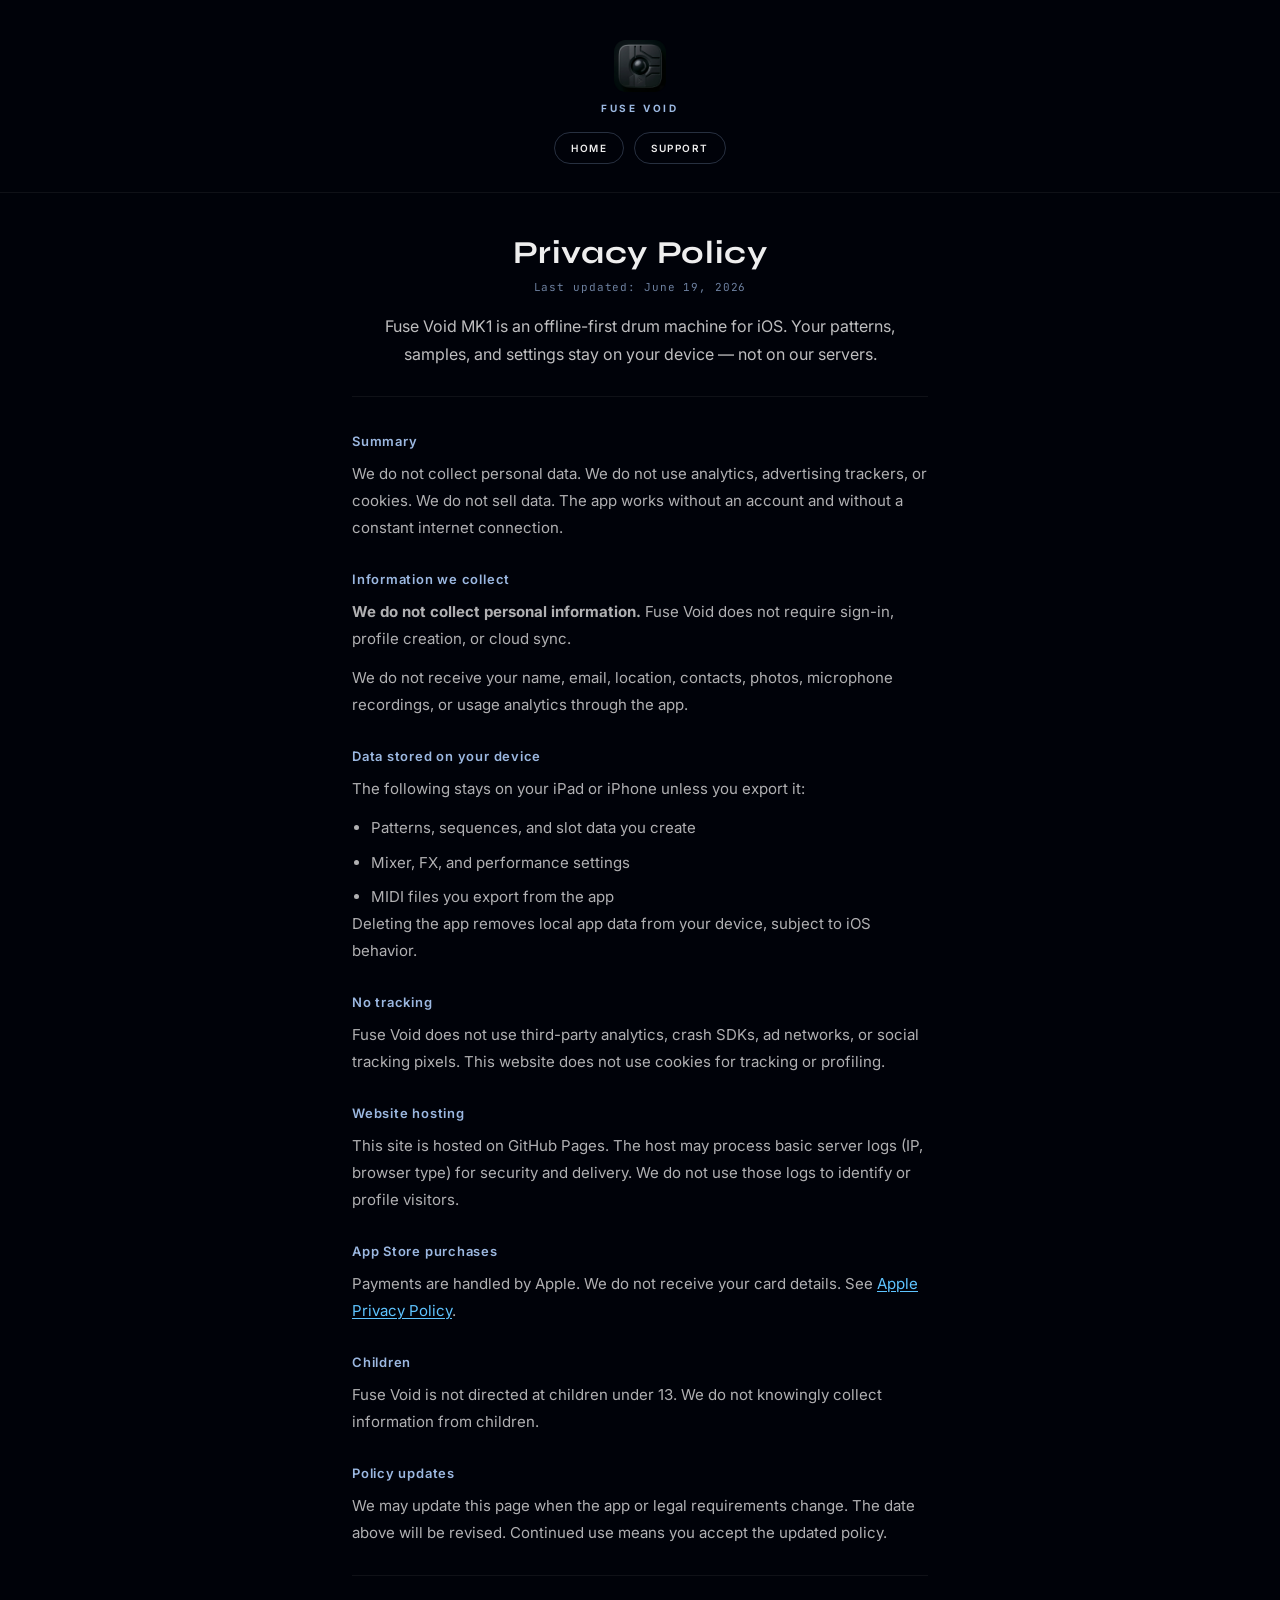
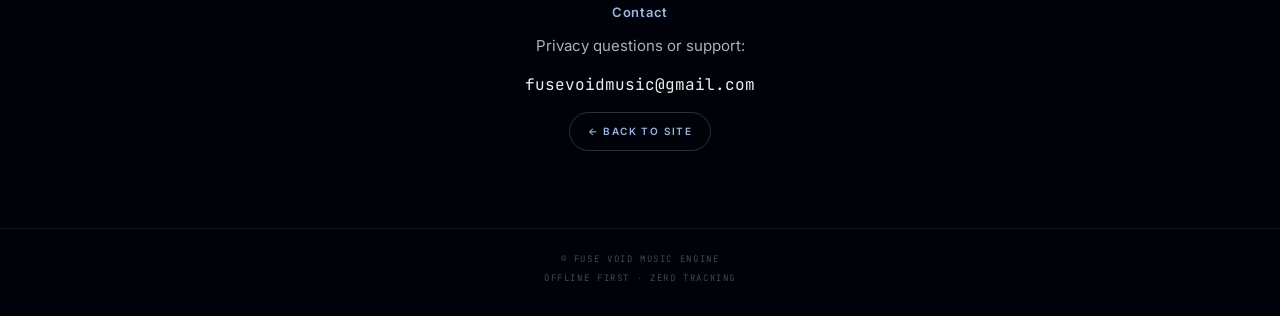
<file: privacy.html>
<!DOCTYPE html>
<html lang="en">
<head>
    <meta charset="UTF-8">
    <meta name="viewport" content="width=device-width, initial-scale=1.0">
    <title>Privacy Policy | Fuse Void</title>
    <meta name="description" content="Privacy Policy for Fuse Void MK1 — offline-first professional drum machine for iOS.">
    <meta name="robots" content="index, follow">
    <link rel="icon" type="image/png" href="sonfuse_transparent.png">
    <link rel="canonical" href="https://fusevoid.github.io/fuse-void-drum-machine/privacy.html">
    <link href="https://fonts.googleapis.com/css2?family=Inter:wght@300;400;500;600;700&family=JetBrains+Mono:wght@400;500&family=Syne:wght@700;800&display=swap" rel="stylesheet">
    <link rel="stylesheet" href="site.css?v=6">
</head>
<body class="privacy-page">
    <header class="privacy-top">
        <a href="app.html" class="privacy-brand" aria-label="Back to Fuse Void home">
            <img src="sonfuse_transparent.png" alt="">
            <span>Fuse Void</span>
        </a>
        <nav class="privacy-nav" aria-label="Privacy page navigation">
            <a href="app.html">Home</a>
            <a href="mailto:fusevoidmusic@gmail.com">Support</a>
        </nav>
    </header>

    <main class="privacy-content">
        <header class="privacy-intro">
            <h1>Privacy Policy</h1>
            <p class="privacy-date">Last updated: June 19, 2026</p>
            <p class="privacy-summary">
                Fuse Void MK1 is an offline-first drum machine for iOS. Your patterns, samples,
                and settings stay on your device — not on our servers.
            </p>
        </header>

        <section class="privacy-block">
            <h2>Summary</h2>
            <p>We do not collect personal data. We do not use analytics, advertising trackers, or cookies. We do not sell data. The app works without an account and without a constant internet connection.</p>
        </section>

        <section class="privacy-block">
            <h2>Information we collect</h2>
            <p><strong>We do not collect personal information.</strong> Fuse Void does not require sign-in, profile creation, or cloud sync.</p>
            <p>We do not receive your name, email, location, contacts, photos, microphone recordings, or usage analytics through the app.</p>
        </section>

        <section class="privacy-block">
            <h2>Data stored on your device</h2>
            <p>The following stays on your iPad or iPhone unless you export it:</p>
            <ul>
                <li>Patterns, sequences, and slot data you create</li>
                <li>Mixer, FX, and performance settings</li>
                <li>MIDI files you export from the app</li>
            </ul>
            <p>Deleting the app removes local app data from your device, subject to iOS behavior.</p>
        </section>

        <section class="privacy-block">
            <h2>No tracking</h2>
            <p>Fuse Void does not use third-party analytics, crash SDKs, ad networks, or social tracking pixels. This website does not use cookies for tracking or profiling.</p>
        </section>

        <section class="privacy-block">
            <h2>Website hosting</h2>
            <p>This site is hosted on GitHub Pages. The host may process basic server logs (IP, browser type) for security and delivery. We do not use those logs to identify or profile visitors.</p>
        </section>

        <section class="privacy-block">
            <h2>App Store purchases</h2>
            <p>Payments are handled by Apple. We do not receive your card details. See <a href="https://www.apple.com/legal/privacy/" target="_blank" rel="noopener noreferrer">Apple Privacy Policy</a>.</p>
        </section>

        <section class="privacy-block">
            <h2>Children</h2>
            <p>Fuse Void is not directed at children under 13. We do not knowingly collect information from children.</p>
        </section>

        <section class="privacy-block">
            <h2>Policy updates</h2>
            <p>We may update this page when the app or legal requirements change. The date above will be revised. Continued use means you accept the updated policy.</p>
        </section>

        <section class="privacy-block privacy-block--contact">
            <h2>Contact</h2>
            <p>Privacy questions or support:</p>
            <p><a href="mailto:fusevoidmusic@gmail.com" class="privacy-mail">fusevoidmusic@gmail.com</a></p>
            <p class="privacy-return"><a href="app.html">← Back to site</a></p>
        </section>
    </main>

    <footer class="privacy-bottom">
        <p>© FUSE VOID MUSIC ENGINE</p>
        <p>Offline first · Zero tracking</p>
    </footer>
</body>
</html>
</file>
<file: site.css>
*, *::before, *::after { box-sizing: border-box; margin: 0; padding: 0; }
:root {
            --bg: #000209;
            --text: #eeeeee;
            --muted: #9bb8e1;
            --accent: #5ec4ff;
            --grad-a: #9bb8e1;
            --grad-b: #2c4e73;
            --line: rgba(155, 184, 225, 0.25);
            --page-pad: 2.8rem;
            --split-x: 50%;
            --right-cx: 68%;
            --font-display: 'Syne', system-ui, sans-serif;
            --glyph-stroke: rgba(82, 62, 118, 0.78);
        }
        @media (min-width:1024px) {
            :root { --page-pad: 6.4rem; }
        }
        html {
            scroll-behavior: auto;
            overflow-x: hidden;
            overflow-y: scroll;
            -webkit-overflow-scrolling: touch;
            height: auto;
        }
        body {
            background: var(--bg); color: var(--text);
            font-family: 'Inter', system-ui, sans-serif;
            overflow-x: hidden;
            overflow-y: visible;
            width: 100%;
            max-width: 100vw;
            min-height: 100%;
            touch-action: pan-y;
            -webkit-font-smoothing: antialiased;
            overscroll-behavior-x: none;
        }
        .h1 {
            font-family: var(--font-display);
            font-size: clamp(1.65rem, 3.6vw, 3.15rem);
            font-weight: 400;
            line-height: 1.08;
            letter-spacing: 0.03em;
            text-transform: uppercase;
        }
        .h2 { font-size: clamp(1.1rem, 2.2vw, 1.55rem); font-weight: 400; font-family: 'Inter', system-ui, sans-serif; }
        /* Büyük başlıklar — geniş geometrik display */
        .stack-title,
        .triple-title,
        .engine-dual,
        .footer-title {
            font-family: var(--font-display);
            font-weight: 800;
            text-transform: uppercase;
            letter-spacing: -0.02em;
            line-height: 1.05;
            width: 100%;
            max-width: 100%;
            transform-origin: left center;
            overflow: visible;
            padding-right: 0.15rem;
        }
        @media (max-width:1023px) {
            .stack-title,
            .triple-title,
            .engine-dual,
            .footer-title { transform-origin: center center; }
        }
        .stack-title p,
        .triple-title p,
        .engine-dual p {
            white-space: nowrap;
            font-size: clamp(1.05rem, 3.1vw, 3.35rem);
            max-width: 100%;
        }
        @media (max-width:1023px) {
            .stack-title p,
            .triple-title p,
            .engine-dual p {
                font-size: clamp(0.82rem, 4vw, 1.75rem);
            }
        }
        .footer-title .dim { font-style: normal; }
        .split-word { display: inline-block; white-space: nowrap; }
        .split-char {
            display: inline-block;
            opacity: 0;
            transform: translateY(110%);
            overflow: visible;
            vertical-align: top;
            line-height: 1.18;
            padding: 0 0.02em;
        }
        .split-glyph {
            display: inline-block;
            transform-origin: center center;
            will-change: transform, background-position, -webkit-text-fill-color;
            color: transparent;
            -webkit-text-fill-color: transparent;
            -webkit-text-stroke: 1px var(--glyph-stroke);
            paint-order: stroke fill;
            background-image: repeating-linear-gradient(
                90deg,
                transparent 0px,
                transparent 5px,
                rgba(255, 38, 68, 0.95) 5px,
                rgba(255, 38, 68, 0.95) 6px,
                transparent 6px,
                transparent 12px
            );
            background-size: 12px 100%, 240% 100%;
            background-position: 0 0, 100% 50%;
            background-repeat: repeat, no-repeat;
            -webkit-background-clip: text;
            background-clip: text;
            animation:
                glyph-idle 4.2s ease-in-out infinite,
                glyph-planar 16s ease-in-out infinite;
            animation-delay: calc(var(--ci, 0) * 0.07s), calc(var(--ci, 0) * 0.11s);
        }
        @keyframes glyph-idle {
            0%, 100% { transform: scale(1) skewX(0deg) rotate(0deg); }
            25% { transform: scale(0.88, 1.1) skewX(-4deg) rotate(-1.5deg); }
            50% { transform: scale(1.08, 0.92) skewX(3deg) rotate(1deg); }
            75% { transform: scale(0.94, 1.06) skewX(-2deg) rotate(-0.5deg); }
        }
        @keyframes glyph-planar {
            /* 1 — şeffaf + koyu mor outline (ref) + kırmızı çizgiler */
            0%, 24% {
                -webkit-text-fill-color: transparent;
                -webkit-text-stroke-color: var(--glyph-stroke);
                background-image:
                    repeating-linear-gradient(90deg, transparent 0 5px, rgba(255, 38, 68, 0.95) 5px 6px, transparent 6px 12px),
                    linear-gradient(90deg, transparent 0%, transparent 100%);
                background-size: 12px 100%, 240% 100%;
                background-position: 0 0, 100% 50%;
            }
            28%, 32% {
                -webkit-text-fill-color: transparent;
                -webkit-text-stroke-color: var(--glyph-stroke);
                background-image:
                    repeating-linear-gradient(90deg, transparent 0 5px, rgba(255, 38, 68, 0.7) 5px 6px, transparent 6px 12px),
                    linear-gradient(90deg, rgba(255,255,255,0.98) 0%, rgba(255,255,255,0) 62%);
                background-size: 12px 100%, 240% 100%;
                background-position: 0 0, 0% 50%;
            }
            /* 2 — yeşil çizgiler */
            36%, 58% {
                -webkit-text-fill-color: transparent;
                -webkit-text-stroke-color: var(--glyph-stroke);
                background-image:
                    repeating-linear-gradient(90deg, transparent 0 5px, rgba(34, 255, 130, 0.95) 5px 6px, transparent 6px 12px),
                    linear-gradient(90deg, transparent 0%, transparent 100%);
                background-size: 12px 100%, 240% 100%;
                background-position: 0 0, 50% 50%;
            }
            62%, 66% {
                -webkit-text-fill-color: transparent;
                -webkit-text-stroke-color: var(--glyph-stroke);
                background-image:
                    repeating-linear-gradient(90deg, transparent 0 5px, rgba(34, 255, 130, 0.65) 5px 6px, transparent 6px 12px),
                    linear-gradient(270deg, rgba(255,255,255,0.98) 0%, rgba(255,255,255,0) 62%);
                background-size: 12px 100%, 240% 100%;
                background-position: 0 0, 100% 50%;
            }
            /* 3 — full beyaz */
            70%, 100% {
                -webkit-text-fill-color: #ffffff;
                -webkit-text-stroke-color: rgba(255, 255, 255, 0.08);
                background-image: none;
            }
        }
        .panel.is-active .split-glyph { animation-play-state: running; }
        .panel:not(.is-active) .split-glyph { animation-play-state: paused; }
        .body-copy { font-size: clamp(0.78rem, 1vw, 0.88rem); font-weight: 300; line-height: 1.65; color: rgba(238,238,238,0.72); max-width: 22rem; }

        /* güvenli alan — header + section-id için */
        .panel-inner {
            grid-column: 1 / -1;
            width: 100%;
            max-height: calc(100vh - 9.5rem);
            padding-top: 5.5rem;
            padding-bottom: 4.5rem;
            display: flex;
            flex-direction: column;
            justify-content: center;
            z-index: 2;
            overflow: visible;
        }
        @media (min-width:1024px) {
            .panel-inner { padding-top: 6rem; max-height: calc(100vh - 10rem); }
        }
        /* simetrik düzen: sol 50% metin | sağ 50% FX + cihaz */
        @media (min-width:1024px) {
            .panel-inner {
                grid-column: 1 / span 5;
                max-width: min(42vw, 32rem);
                padding-left: 0;
                margin-left: 0;
                justify-content: center;
            }
            .panel-inner--wide { grid-column: 1 / span 5; max-width: min(42vw, 32rem); }
        }
        @media (max-width:1023px) {
            .panel-inner { padding-bottom: 1.5rem; align-items: center; text-align: center; }
            .stack-title, .triple-title, .engine-dual { text-align: center; max-width: 100%; }
            .stack-title p, .triple-title p, .engine-dual p { margin-left: 0 !important; }
            .body-copy { margin-left: auto; margin-right: auto; }
            .device-duo { gap: 0.65rem; }
            .device-shell--phone { max-height: 140px; }
            #device-stage.phone-only .device-shell--phone { max-height: min(62vh, 520px); }
            .panel {
                max-width: 100vw;
                overflow: hidden;
            }
            .panel-inner--footer {
                overflow-y: visible;
                max-height: none;
                padding-bottom: 5.5rem;
            }
            #scroll-track {
                touch-action: pan-y;
            }
        }
        #device-stage {
            position: fixed; z-index: 4;
            left: var(--right-cx);
            top: 50%;
            transform: translate(-50%, -50%);
            width: min(calc(44vw - var(--page-pad)), 520px);
            opacity: 0; pointer-events: none;
            transition: opacity 0.45s ease, width 0.35s ease;
        }
        #device-stage.is-live { pointer-events: auto; }
        @media (max-width: 1023px) {
            /* Video/mockup alanı metin ve App Store linklerinin üstüne binmesin */
            #device-stage.is-live {
                pointer-events: none;
            }
            #device-stage.is-live .device-arrow,
            #device-stage.is-live .video-controls,
            #device-stage.is-live .video-play-btn,
            #device-stage.is-live .video-volume__slider {
                pointer-events: auto;
            }
        }
        /* 1. sayfa — video sağda, metin solda */
        #device-stage.is-video-only {
            left: var(--right-cx);
            width: min(calc(48vw - var(--page-pad)), 820px);
            max-height: calc(100vh - 5rem);
        }
        /* 2. sayfa — sadece iPad slide */
        #device-stage.is-ipad-only {
            left: var(--right-cx);
            width: min(calc(50vw - var(--page-pad)), 860px);
            max-height: calc(100vh - 5rem);
        }
        #device-stage.is-ipad-only .device-col--ipad { width: 100%; }
        #device-stage.is-ipad-only .device-col--phone { display: none !important; }
        /* 3. sayfa — sadece iPhone */
        #device-stage.phone-only {
            left: var(--right-cx);
            width: min(calc(40vw - var(--page-pad)), 440px);
        }
        #device-stage.phone-only #device-col-phone { display: flex !important; }
        #device-stage.phone-only .device-col--ipad { display: none !important; }
        #device-stage.phone-only .device-shell--phone {
            max-height: min(74vh, 680px);
            aspect-ratio: 9 / 19;
        }
        #device-stage.has-phone:not(.is-video-only):not(.phone-only):not(.is-ipad-only) {
            width: min(calc(48vw - var(--page-pad)), 600px);
        }
        @media (max-width:1023px) {
            #device-stage {
                left: 50%; top: auto; bottom: 8%;
                transform: translateX(-50%);
                width: min(92vw, 420px);
            }
            #device-stage.is-video-only {
                width: min(96vw, 620px);
                bottom: 6%;
                left: 50%;
            }
            #device-stage.is-ipad-only {
                width: min(96vw, 600px);
                bottom: 5%;
            }
            #device-stage.phone-only {
                width: min(90vw, 400px);
                bottom: 5%;
            }
            #device-stage.phone-only .device-shell--phone {
                max-height: min(64vh, 560px);
            }
            .panel-inner { padding-bottom: 46vh; }
            .device-duo { gap: 0.65rem; }
            .device-shell--phone { max-height: 140px; }
        }
        .device-stage__inner {
            display: flex; align-items: center; gap: 0.45rem;
            width: 100%;
        }
        #device-stage.is-video-only .device-stage__inner,
        #device-stage.is-ipad-only .device-stage__inner {
            position: relative;
            gap: 0;
        }
        #device-stage.is-video-only .device-arrow,
        #device-stage.is-ipad-only .device-arrow {
            position: absolute; top: 50%; transform: translateY(-50%);
            z-index: 6;
            background: rgba(0,2,9,0.82);
        }
        #device-stage.is-video-only #dev-prev,
        #device-stage.is-ipad-only #dev-prev { left: 0.35rem; }
        #device-stage.is-video-only #dev-next,
        #device-stage.is-ipad-only #dev-next { right: 0.35rem; }
        #device-stage.is-video-only .device-duo,
        #device-stage.is-ipad-only .device-duo { width: 100%; padding: 0 0.15rem; }
        #device-stage.is-video-only .device-label,
        #device-stage.is-ipad-only .device-label { display: none; }
        #device-stage.is-video-only .device-shell,
        #device-stage.is-ipad-only .device-shell {
            padding: 10px;
            border-radius: 1.4rem;
            box-shadow: 0 40px 80px -30px rgba(0,0,0,0.9), 0 0 0 1px rgba(155,184,225,0.08);
        }
        #device-stage.is-video-only .device-shell--ipad,
        #device-stage.is-ipad-only .device-shell--ipad {
            aspect-ratio: 4 / 3;
            width: 100%;
        }
        #device-stage.is-video-only .device-arrow,
        #device-stage.is-video-only .device-dots { display: none; }
        .device-duo {
            flex: 1;
            display: flex;
            align-items: flex-end;
            justify-content: center;
            gap: 0.85rem;
            min-height: 0;
        }
        .device-duo--solo { justify-content: center; }
        .device-col {
            display: flex;
            flex-direction: column;
            align-items: center;
            gap: 0.35rem;
        }
        .device-col--ipad { flex: 1.35; min-width: 0; }
        .device-col--phone { flex: 0.55; min-width: 0; }
        .device-label {
            font-size: 8px; font-weight: 700; letter-spacing: 0.32em;
            text-transform: uppercase; color: rgba(155,184,225,0.45);
        }
        .device-viewport { flex: 1; width: 100%; opacity: 1; }
        .device-shell {
            width: 100%; padding: 7px;
            background: rgba(8,12,20,0.92); border-radius: 1.1rem;
            border: 1px solid var(--line);
            box-shadow: 0 32px 64px -24px rgba(0,0,0,0.85);
            overflow: hidden;
        }
        .device-shell--ipad { aspect-ratio: 4/3; position: relative; }
        .device-shell--phone { aspect-ratio: 9/19; max-height: min(28vh, 200px); }
        .video-controls {
            display: none;
            position: absolute;
            left: 50%; bottom: 0.85rem;
            transform: translateX(-50%);
            z-index: 9;
            gap: 0.65rem;
            align-items: center;
            padding: 0.35rem 0.65rem 0.35rem 0.45rem;
            border-radius: 999px;
            background: rgba(0,2,9,0.72);
            border: 1px solid rgba(255,255,255,0.12);
            backdrop-filter: blur(8px);
        }
        .device-shell.is-video-active .video-controls { display: flex; }
        .video-play-btn {
            width: 2.5rem; height: 2.5rem;
            border-radius: 50%;
            border: 1px solid rgba(255,255,255,0.35);
            background: rgba(0,2,9,0.78);
            color: #fff;
            font-size: 0.8rem;
            line-height: 1;
            cursor: pointer;
            display: flex;
            align-items: center; justify-content: center;
            flex-shrink: 0;
            transition: background 0.25s, border-color 0.25s, transform 0.25s;
        }
        .video-play-btn:hover {
            background: rgba(155,184,225,0.2);
            border-color: var(--muted);
            transform: scale(1.06);
        }
        .video-volume {
            display: flex;
            align-items: center;
            gap: 0.45rem;
            min-width: 7.5rem;
        }
        .video-volume__icon {
            font-size: 0.75rem;
            line-height: 1;
            opacity: 0.85;
            flex-shrink: 0;
        }
        .video-volume__slider {
            -webkit-appearance: none;
            appearance: none;
            width: 100%;
            height: 4px;
            border-radius: 999px;
            background: rgba(155,184,225,0.25);
            outline: none;
            cursor: pointer;
        }
        .video-volume__slider::-webkit-slider-thumb {
            -webkit-appearance: none;
            width: 14px; height: 14px;
            border-radius: 50%;
            background: var(--muted);
            border: 2px solid rgba(255,255,255,0.9);
            box-shadow: 0 0 0 2px rgba(155,184,225,0.2);
            transition: transform 0.15s;
        }
        .video-volume__slider::-webkit-slider-thumb:hover { transform: scale(1.12); }
        .video-volume__slider::-moz-range-thumb {
            width: 14px; height: 14px;
            border-radius: 50%;
            background: var(--muted);
            border: 2px solid rgba(255,255,255,0.9);
            cursor: pointer;
        }
        .video-volume__slider::-moz-range-track {
            height: 4px;
            border-radius: 999px;
            background: rgba(155,184,225,0.25);
        }
        .device-shell.is-video-active .video-play-btn { display: flex; }
        .device-shell img,
        .device-shell video {
            width: 100%; height: 100%; object-fit: cover;
            border-radius: 0.75rem; display: block;
            background: var(--bg);
        }
        .device-shell video { display: none; background: var(--bg); }
        #device-col-phone { display: none; }
        #device-stage.has-phone #device-col-phone { display: flex; }
        .device-arrow {
            flex-shrink: 0; width: 2.4rem; height: 2.4rem;
            border: 1px solid var(--line); border-radius: 0.45rem;
            background: rgba(0,2,9,0.75); color: var(--text);
            cursor: pointer; font-size: 1.2rem; line-height: 1;
            display: flex; align-items: center; justify-content: center;
            transition: border-color 0.25s, background 0.25s;
        }
        .device-arrow:hover { border-color: var(--muted); background: rgba(155,184,225,0.12); }
        .device-dots {
            display: flex; justify-content: center; gap: 0.35rem;
            margin-top: 0.65rem;
        }
        .device-dots button {
            width: 5px; height: 5px; border-radius: 50%; border: none; padding: 0;
            background: rgba(155,184,225,0.25); cursor: pointer; transition: 0.25s;
        }
        .device-dots button.on { background: var(--muted); transform: scale(1.35); }
        .mono { font-family: 'JetBrains Mono', monospace; }

        #bg-canvas {
            position: fixed; inset: 0; z-index: 0;
            pointer-events: none;
        }
        #fx-canvas {
            position: fixed; inset: 0; z-index: 1;
            pointer-events: none;
        }
        #vapor-canvas {
            position: fixed; inset: 0; z-index: 3;
            pointer-events: none;
        }

        .demo-tag {
            position: fixed; bottom: 1rem; left: 1rem; z-index: 200;
            font-size: 9px; letter-spacing: 0.15em; text-transform: uppercase;
            color: var(--muted); border: 1px solid var(--line); padding: 0.4rem 0.65rem;
            background: rgba(0,2,9,0.85);
        }
        .demo-tag a { color: #fff; text-decoration: none; margin-left: 0.5em; opacity: 0.5; }

        .header-logo {
            position: fixed; top: 2.8rem; left: 2.8rem; z-index: 80;
            display: flex; align-items: center; gap: 1rem; text-decoration: none; color: var(--text);
        }
        @media (min-width:1024px) { .header-logo { left: 6.4rem; top: 4.7rem; } }
        .header-logo img {
            height: 3.2rem;
            width: 3.2rem;
            object-fit: contain;
            opacity: 0;
            transform: scale(0.9) rotate(-12deg);
            transition: transform 1.4s cubic-bezier(0.14,1,0.34,1), opacity 0.6s;
        }
        .header-logo--visible img { opacity: 1; transform: none; }
        .header-logo span { font-size: 11px; font-weight: 700; letter-spacing: 0.35em; text-transform: uppercase; opacity: 0; transition: opacity 0.6s 0.2s; }
        .header-logo--visible span { opacity: 1; }

        .header-actions {
            position: fixed; top: 3.2rem; right: 2.8rem; z-index: 80;
            display: flex; align-items: center; gap: 0.5rem;
            opacity: 0; transition: opacity 0.6s 0.3s;
        }
        @media (min-width:1024px) { .header-actions { right: 6.4rem; top: 5rem; } }
        .header-actions--visible { opacity: 1; }
        .header-link {
            font-size: 9px; font-weight: 700; letter-spacing: 0.22em; text-transform: uppercase;
            color: var(--text); text-decoration: none; border: 1px solid var(--line);
            padding: 0.55rem 1rem; white-space: nowrap;
            transition: border-color 0.3s;
        }
        .header-link:hover { border-color: var(--muted); }
        .header-link--store {
            display: inline-flex;
            align-items: center;
            gap: 0.4rem;
        }
        .header-link__apple {
            width: 0.85rem;
            height: 0.85rem;
            fill: currentColor;
            flex-shrink: 0;
        }

        @media (max-width: 1023px) {
            .header-logo {
                top: 0.85rem;
                left: 0.85rem;
                gap: 0.45rem;
                max-width: 46vw;
            }
            .header-logo img {
                height: 2.25rem;
                width: 2.25rem;
                opacity: 1;
                transform: none;
                flex-shrink: 0;
            }
            .header-logo span {
                display: block;
                font-size: 8px;
                letter-spacing: 0.2em;
                opacity: 1;
                line-height: 1.2;
            }
            .header-actions {
                top: 0.85rem;
                right: 0.85rem;
                gap: 0.35rem;
                max-width: calc(100vw - 10.5rem);
                justify-content: flex-end;
            }
            .header-link {
                font-size: 8px;
                padding: 0.45rem 0.7rem;
            }
        }

        .scrollbar { display: none; position: fixed; right: 6.4rem; top: 50%; transform: translateY(-50%); width: 2px; height: 16rem; z-index: 50; }
        @media (min-width:768px) { .scrollbar { display: block; } }
        .scrollbar__track { position: absolute; inset: 0; background: rgba(155,184,225,0.25); }
        .scrollbar__thumb { position: absolute; top: 0; left: 0; right: 0; height: 3.2rem; background: #e3f4ff; }

        #scroll-track { height: 500vh; min-height: 500vh; position: relative; z-index: 1; }
        #pin-viewport { height: 100vh; height: 100dvh; width: 100%; max-width: 100vw; overflow: hidden; position: relative; }

        .panel {
            position: absolute; inset: 0;
            display: grid; grid-template-columns: repeat(12, 1fr);
            padding: 2.4rem 2.8rem;
            visibility: hidden; opacity: 0; pointer-events: none;
        }
        .panel.is-active { visibility: visible; opacity: 1; pointer-events: auto; }
        @media (min-width:1024px) { .panel { padding: 4.8rem 6.4rem; } }

        .section-id {
            position: absolute; left: 2.8rem; bottom: 2.4rem;
            font-size: 10px; font-weight: 700; letter-spacing: 0.28em; text-transform: uppercase;
        }
        @media (min-width:1024px) { .section-id { left: 6.4rem; bottom: 4.8rem; } }
        .section-id span {
            background: linear-gradient(90deg, var(--grad-a), var(--grad-b));
            -webkit-background-clip: text; background-clip: text; -webkit-text-fill-color: transparent;
        }

        #panel-0 { align-items: stretch; padding-bottom: 2.4rem; }
        @media (min-width:768px) { #panel-0 { padding-bottom: 4.8rem; } }
        .hero-tagline-box {
            display: inline-flex;
            flex-wrap: wrap;
            align-items: baseline;
            gap: 0.4em;
            margin-top: 1.5rem;
            padding: 0.7rem 1.05rem;
            border: 1px solid rgba(255,255,255,0.14);
            border-radius: 0.4rem;
            background: rgba(255,255,255,0.04);
            max-width: fit-content;
        }
        .hero-tagline__dim {
            font-size: clamp(0.78rem, 1vw, 0.92rem);
            font-weight: 300;
            color: rgba(238,238,238,0.38);
        }
        .hero-tagline__hi {
            font-size: clamp(0.78rem, 1vw, 0.92rem);
            font-weight: 500;
            color: rgba(255,255,255,0.92);
            letter-spacing: 0.01em;
        }
        .price-badge {
            display: inline-flex;
            flex-direction: column;
            align-items: flex-start;
            gap: 0.2rem;
            margin-top: 1.1rem;
            padding: 0.65rem 1rem;
            border: 1px solid rgba(94, 196, 255, 0.35);
            border-radius: 0.4rem;
            background: rgba(94, 196, 255, 0.06);
            max-width: fit-content;
        }
        a.price-badge--store {
            text-decoration: none;
            color: inherit;
            cursor: pointer;
            transition: border-color 0.3s, background 0.3s;
        }
        a.price-badge--store:hover {
            border-color: rgba(94, 196, 255, 0.65);
            background: rgba(94, 196, 255, 0.12);
        }
        .price-badge__head {
            display: inline-flex;
            align-items: center;
            gap: 0.45rem;
        }
        .price-badge__apple {
            width: 1.1rem;
            height: 1.1rem;
            fill: #fff;
            flex-shrink: 0;
        }
        @media (max-width:1023px) {
            .price-badge { align-items: center; margin-left: auto; margin-right: auto; }
        }
        .price-badge__amount {
            font-family: var(--font-display);
            font-size: clamp(1.35rem, 4vw, 1.85rem);
            font-weight: 800;
            letter-spacing: 0.04em;
            color: #fff;
        }
        .price-badge__label {
            font-size: 8px;
            font-weight: 700;
            letter-spacing: 0.22em;
            text-transform: uppercase;
            color: rgba(155, 184, 225, 0.85);
            font-family: 'JetBrains Mono', monospace;
        }
        .price-badge--footer {
            margin: 0 auto 0.75rem;
            align-items: center;
            text-align: center;
        }
        .price-badge--footer strong { color: #fff; font-weight: 800; }
        .btn--store { min-width: 16rem; }
        .hero-scroll {
            position: absolute; right: 2.8rem; bottom: 2.4rem;
            display: flex; align-items: center; gap: 1rem; z-index: 2;
            background: none; border: none; color: var(--text); cursor: pointer;
            font-size: 9px; font-weight: 700; letter-spacing: 0.18em; text-transform: uppercase;
            max-width: 9rem; text-align: right; line-height: 1.4;
        }
        @media (min-width:1024px) { .hero-scroll { right: 6.4rem; bottom: 4.8rem; } }
        @media (max-width:767px) { .hero-scroll { display: none; } }
        .hero-scroll__line { width: 1px; height: 2.4rem; background: linear-gradient(180deg, var(--grad-a), var(--grad-b)); position: relative; overflow: hidden; }
        .hero-scroll__line::after { content: ''; position: absolute; inset: 0; background: var(--bg); animation: line-reveal 2s linear infinite; }
        @keyframes line-reveal { 0%,12% { clip-path: inset(0 0 100% 0); } 30%,100% { clip-path: inset(0 0 0 0); } }

        #panel-1, #panel-2, #panel-3 { align-items: stretch; }
        .stack-title p + p { margin-top: 0.15em; }
        @media (min-width:1024px) {
            .stack-title p:nth-child(1) { margin-left: -0.5rem; }
            .stack-title p:nth-child(2) { margin-left: 1rem; }
        }
        .panel-copy { margin-top: 1.25rem; }
        .triple-title p + p { margin-top: 0.1em; }
        @media (min-width:1024px) {
            .triple-title p:nth-child(1) { margin-left: 0; }
            .triple-title p:nth-child(2) { margin-left: 2.5rem; }
            .triple-title p:nth-child(3) { margin-left: 1rem; }
        }
        .panel-copy-right { gap: 1.25rem; margin-top: 1rem; }
        @media (min-width:1024px) { .panel-copy-right { margin-top: 0; } }
        .btn { min-width: 14rem; height: 2.9rem; font-size: 9px; }
        @media (min-width:1024px) {
            .engine-dual p:first-child { margin-left: 0; }
            .engine-dual p:last-child { margin-left: 0.5rem; margin-top: 0.15em; }
            .engine-dual p { white-space: nowrap; }
        }
        .stat-row { display: flex; gap: 1.25rem; margin-top: 1.25rem; flex-wrap: wrap; }
        .stat-row .val { font-size: 1rem; font-weight: 700; }
        .stat-row .lbl { font-size: 8px; letter-spacing: 0.28em; text-transform: uppercase; color: rgba(238,238,238,0.35); margin-top: 0.2rem; }

        @media (min-width:1024px) {
            #panel-2 .panel-inner {
                padding-bottom: 7rem;
            }
            #panel-2 .triple-title {
                max-width: min(38vw, 28rem);
            }
            #panel-2 .panel-copy-right {
                max-width: min(36vw, 26rem);
            }
        }

        /* 4. sayfa — engine alanı */
        #panel-3 .panel-inner {
            max-width: min(40vw, 34rem);
        }
        @media (min-width:1024px) {
            #panel-3 .engine-dual {
                max-width: min(38vw, 30rem);
            }
            #panel-3 .panel-copy {
                font-size: clamp(0.88rem, 1.1vw, 1rem);
                max-width: 28rem;
                line-height: 1.65;
            }
            #panel-3 .stat-row {
                gap: 1.5rem;
                margin-top: 1.5rem;
            }
            #panel-3 .stat-row .val {
                font-size: clamp(1.25rem, 2vw, 1.85rem);
            }
            #panel-3 .stat-row .lbl {
                font-size: 9px;
                letter-spacing: 0.32em;
                margin-top: 0.35rem;
            }
        }

        .feat-carousel {
            position: fixed; bottom: 18rem; left: 50%;
            transform: translateX(-50%);
            display: flex; flex-direction: row; align-items: center; gap: 0.75rem;
            pointer-events: none; z-index: 10; opacity: 0;
        }
        @media (min-width:1024px) {
            .feat-carousel {
                bottom: 7.5rem; left: 6.4rem; right: auto;
                transform: none;
            }
        }
        #feat-items {
            display: grid;
            width: min(16rem, 48vw);
        }
        .feat-item {
            grid-area: 1 / 1;
            display: flex;
            flex-direction: column;
            justify-content: flex-start;
            gap: 0.45rem;
            text-align: center;
            opacity: 0;
            transition: opacity 0.45s;
            pointer-events: none;
        }
        @media (min-width:1024px) { .feat-item { text-align: left; } }
        .feat-item.show { opacity: 1; }
        .feat-item__tag { color: var(--accent); font-size: 9px; letter-spacing: 0.28em; text-transform: uppercase; font-family: 'JetBrains Mono', monospace; }
        .feat-nav {
            display: flex; gap: 0.4rem; pointer-events: auto;
            flex-shrink: 0;
        }
        .feat-nav button {
            width: 3rem; height: 3.2rem; background: none; border: 1px solid var(--line);
            border-radius: 0.5rem; color: var(--text); cursor: pointer;
        }

        #panel-4 { align-items: stretch; justify-content: center; }
        .panel-inner--footer {
            grid-column: 1 / -1 !important;
            width: 100%;
            max-width: 100% !important;
            max-height: calc(100vh - 5.5rem);
            padding-top: 3.5rem;
            padding-bottom: 2rem;
            padding-left: var(--page-pad);
            padding-right: var(--page-pad);
            overflow-y: auto;
            overflow-x: hidden;
            align-items: center;
            text-align: center;
            margin: 0 auto;
            scrollbar-width: thin;
            scrollbar-color: rgba(155,184,225,0.3) transparent;
        }
        @media (min-width:1024px) {
            .panel-inner.panel-inner--footer {
                grid-column: 1 / -1 !important;
                max-width: 100% !important;
                padding-top: 3.75rem;
                max-height: calc(100vh - 6rem);
            }
        }
        #panel-4 .section-id {
            left: 50%;
            transform: translateX(-50%);
            text-align: center;
            bottom: 4.25rem;
            z-index: 2;
        }
        .footer-title { margin-bottom: 0.65rem; font-size: clamp(1.35rem, 3.2vw, 2.35rem); line-height: 1.08; z-index: 2; max-width: 90vw; }
        .footer-title .dim { opacity: 0.25; font-style: italic; display: block; margin-top: 0.12em; }
        .footer-cta { margin-bottom: 0.85rem; }
        .specs-block {
            width: 100%; max-width: 48rem;
            text-align: left;
            margin: 0 auto 0.75rem;
        }
        .specs-head { margin-bottom: 0.65rem; text-align: center; }
        .specs-head h3 { font-size: clamp(0.92rem, 1.5vw, 1.15rem); font-weight: 700; font-style: italic; text-transform: uppercase; letter-spacing: -0.02em; }
        .specs-head p { font-size: 7px; letter-spacing: 0.28em; text-transform: uppercase; color: rgba(238,238,238,0.35); margin-top: 0.25rem; font-family: 'JetBrains Mono', monospace; }
        .specs-grid {
            display: grid; gap: 0.85rem 1.75rem;
        }
        @media (min-width:768px) { .specs-grid { grid-template-columns: 1fr 1fr; gap: 1rem 2.25rem; } }
        .specs-col h4 {
            font-family: 'JetBrains Mono', monospace;
            color: var(--accent); font-size: 8px; font-weight: 700;
            letter-spacing: 0.28em; text-transform: uppercase; margin-bottom: 0.45rem;
        }
        .spec-item {
            padding: 0.32rem 0;
            border-bottom: 1px solid rgba(255,255,255,0.06);
            font-size: 9px; color: rgba(238,238,238,0.45);
            display: flex; justify-content: space-between; gap: 0.65rem;
        }
        .spec-item .spec-label { color: var(--text); font-weight: 600; flex-shrink: 0; }
        .spec-tags {
            display: flex; flex-wrap: wrap; justify-content: center; gap: 0.5rem 1rem;
            font-size: 7px; font-family: 'JetBrains Mono', monospace;
            letter-spacing: 0.22em; text-transform: uppercase;
            color: rgba(238,238,238,0.28);
            margin-bottom: 0.75rem;
        }
        .footer-legal {
            width: 100%; max-width: 36rem;
            border-top: 1px solid rgba(255,255,255,0.06);
            padding-top: 0.85rem;
            text-align: center;
        }
        .footer-privacy {
            font-size: 8px; line-height: 1.6; letter-spacing: 0.1em;
            text-transform: uppercase; color: rgba(238,238,238,0.38);
            margin-bottom: 0.5rem;
        }
        .footer-privacy-link {
            margin-bottom: 0.55rem;
        }
        .footer-privacy-link a {
            font-size: 8px;
            font-weight: 700;
            letter-spacing: 0.2em;
            text-transform: uppercase;
            color: rgba(155, 184, 225, 0.75);
            text-decoration: none;
            border-bottom: 1px solid rgba(155, 184, 225, 0.25);
        }
        .footer-privacy-link a:hover { color: var(--text); }
        .footer-email {
            display: inline-block;
            font-family: 'JetBrains Mono', monospace;
            font-size: 10px; color: rgba(238,238,238,0.55);
            text-decoration: underline; text-decoration-color: rgba(255,255,255,0.12);
            margin-bottom: 0.65rem;
        }
        .footer-email:hover { color: var(--text); }
        .footer-social {
            display: flex;
            align-items: center;
            justify-content: center;
            gap: 0.65rem;
            margin-bottom: 0.75rem;
        }
        .footer-social__link {
            display: flex;
            align-items: center;
            justify-content: center;
            width: 2.5rem;
            height: 2.5rem;
            border: 1px solid rgba(255,255,255,0.12);
            border-radius: 50%;
            color: rgba(238,238,238,0.55);
            text-decoration: none;
            transition: color 0.25s, border-color 0.25s, background 0.25s;
        }
        .footer-social__link svg {
            width: 1.05rem;
            height: 1.05rem;
            fill: currentColor;
        }
        .footer-social__link:hover {
            color: var(--text);
            border-color: rgba(255,255,255,0.28);
            background: rgba(255,255,255,0.04);
        }
        .footer-meta {
            font-size: 8px; font-family: 'JetBrains Mono', monospace;
            letter-spacing: 0.35em; text-transform: uppercase;
            color: rgba(238,238,238,0.2);
        }
        .footer-meta p + p { margin-top: 0.35rem; }

        .btn {
            display: inline-flex; align-items: center; justify-content: center;
            padding: 0 1.5rem; color: var(--text); text-decoration: none; cursor: pointer;
            border: 1px solid; border-image: linear-gradient(90deg, var(--grad-a), var(--grad-b)) 1;
            background: transparent; transition: opacity 0.3s;
            font-weight: 700; letter-spacing: 0.2em; text-transform: uppercase;
        }
        .btn--sm { min-width: auto; padding: 0 1.5rem; height: 2.7rem; font-size: 8px; }
        .btn:hover { opacity: 0.7; }
        .panel-cta { position: absolute; right: 2.8rem; bottom: 3rem; z-index: 2; }
        @media (min-width:1024px) { .panel-cta { display: none; } }

        .nav-dots { position: fixed; bottom: 2rem; left: 50%; transform: translateX(-50%); display: flex; gap: 0.5rem; z-index: 90; }
        .nav-dots button { width: 6px; height: 6px; border-radius: 50%; border: none; background: rgba(155,184,225,0.25); cursor: pointer; padding: 0; transition: 0.3s; }
        .nav-dots button.on { background: #fff; transform: scale(1.35); box-shadow: 0 0 8px rgba(255,255,255,0.45); }

        /* ========== MOBILE LAYOUT — stacked scroll, desktop GSAP pin untouched ========== */
        html.layout-mobile {
            overflow-x: hidden;
            scroll-behavior: smooth;
        }
        html.layout-mobile body {
            overflow-x: hidden;
            -webkit-overflow-scrolling: touch;
        }
        html.layout-mobile #fx-canvas,
        html.layout-mobile #vapor-canvas,
        html.layout-mobile .scrollbar,
        html.layout-mobile .nav-dots,
        html.layout-mobile .hero-scroll {
            display: none !important;
        }
        html.layout-mobile #scroll-track {
            height: auto !important;
            min-height: 0 !important;
            touch-action: pan-y;
        }
        html.layout-mobile #pin-viewport {
            height: auto !important;
            min-height: 0 !important;
            overflow: visible !important;
            position: static !important;
        }
        html.layout-mobile .panel {
            position: relative !important;
            inset: auto !important;
            display: block !important;
            visibility: visible !important;
            opacity: 1 !important;
            pointer-events: auto !important;
            min-height: auto !important;
            max-width: 100% !important;
            overflow: visible !important;
            padding: 2rem 1.25rem 2.5rem !important;
            border-bottom: 1px solid rgba(255, 255, 255, 0.05);
        }
        html.layout-mobile #panel-0 {
            padding-top: 5.5rem !important;
            padding-bottom: 2rem !important;
        }
        html.layout-mobile #panel-4 {
            padding-bottom: 3.5rem !important;
            border-bottom: none;
        }
        html.layout-mobile .panel-inner,
        html.layout-mobile .panel-inner--wide,
        html.layout-mobile .panel-inner--footer {
            max-height: none !important;
            padding-top: 0 !important;
            padding-bottom: 1rem !important;
            align-items: center;
            text-align: center;
        }
        html.layout-mobile .stack-title p,
        html.layout-mobile .triple-title p,
        html.layout-mobile .engine-dual p {
            white-space: normal !important;
            font-size: clamp(1.35rem, 7.5vw, 2.1rem) !important;
            line-height: 1.14 !important;
            margin-left: 0 !important;
        }
        html.layout-mobile .split-word {
            white-space: normal !important;
        }
        html.layout-mobile .split-char {
            opacity: 1 !important;
            transform: none !important;
        }
        html.layout-mobile .split-glyph {
            animation: none !important;
        }
        html.layout-mobile .stack-title,
        html.layout-mobile .triple-title,
        html.layout-mobile .engine-dual,
        html.layout-mobile .footer-title {
            transform: none !important;
            text-align: center;
        }
        html.layout-mobile .body-copy {
            max-width: 20rem;
            margin-left: auto;
            margin-right: auto;
        }
        html.layout-mobile #device-stage,
        html.layout-mobile #device-stage.is-video-only,
        html.layout-mobile #device-stage.is-ipad-only,
        html.layout-mobile #device-stage.phone-only {
            position: relative !important;
            left: auto !important;
            top: auto !important;
            bottom: auto !important;
            transform: none !important;
            width: 100% !important;
            max-width: 18rem !important;
            margin: 1.25rem auto 0 !important;
            opacity: 1 !important;
            pointer-events: none !important;
            max-height: none !important;
        }
        html.layout-mobile #device-stage .device-arrow,
        html.layout-mobile #device-stage .video-controls,
        html.layout-mobile #device-stage .video-play-btn,
        html.layout-mobile #device-stage .video-volume__slider {
            pointer-events: auto !important;
        }
        html.layout-mobile .device-stage__inner {
            padding: 0 !important;
        }
        html.layout-mobile .device-shell--ipad {
            aspect-ratio: 4 / 3;
            width: 100%;
        }
        html.layout-mobile .panel-cta {
            position: relative !important;
            right: auto !important;
            bottom: auto !important;
            margin: 1.25rem auto 0 !important;
            text-align: center;
            display: block !important;
        }
        html.layout-mobile .section-id {
            position: relative !important;
            left: auto !important;
            bottom: auto !important;
            margin-top: 1.25rem !important;
            text-align: center;
        }
        html.layout-mobile .panel-copy-right {
            display: flex !important;
            flex-direction: column !important;
            align-items: center !important;
            text-align: center;
            margin-top: 1rem;
        }
        html.layout-mobile .feat-carousel {
            position: relative !important;
            bottom: auto !important;
            left: auto !important;
            transform: none !important;
            opacity: 1 !important;
            pointer-events: auto !important;
            justify-content: center;
            margin: 1.25rem auto 0 !important;
            width: 100%;
            max-width: 18rem;
        }
        html.layout-mobile .stat-row {
            justify-content: center;
        }
        html.layout-mobile .specs-grid {
            grid-template-columns: 1fr !important;
        }
        html.layout-mobile .header-logo {
            top: 1rem;
            left: 1rem;
        }
        html.layout-mobile .header-logo img {
            height: 2.4rem;
            width: 2.4rem;
        }
        html.layout-mobile .header-actions {
            top: 1rem;
            right: 1rem;
            z-index: 300;
        }
        html.layout-mobile .header-link {
            font-size: 8px;
            padding: 0.45rem 0.75rem;
        }
        html.layout-mobile .header-link--store span { display: none; }
        html.layout-mobile .header-link--store {
            min-width: 2.75rem;
            min-height: 2.75rem;
            padding: 0.55rem 0.75rem;
            justify-content: center;
            touch-action: manipulation;
            -webkit-tap-highlight-color: rgba(94, 196, 255, 0.25);
        }
        html.layout-mobile .header-link__apple {
            width: 1.15rem;
            height: 1.15rem;
            pointer-events: none;
        }
        html.layout-mobile .price-badge--store,
        html.layout-mobile .btn--store,
        html.layout-mobile a.price-badge--store {
            position: relative;
            z-index: 20;
            touch-action: manipulation;
            -webkit-tap-highlight-color: rgba(94, 196, 255, 0.25);
        }
        html.layout-mobile .price-badge__apple,
        html.layout-mobile .header-link__apple {
            pointer-events: none;
        }
        html.layout-mobile .price-badge {
            margin-left: auto;
            margin-right: auto;
        }
        html.layout-mobile .btn--store {
            min-width: auto;
            width: 100%;
            max-width: 18rem;
        }

        .mobile-store-bar { display: none; }
        html.layout-mobile .mobile-store-bar {
            display: inline-flex;
            align-items: center;
            justify-content: center;
            gap: 0.55rem;
            width: calc(100% - 2rem);
            max-width: 18rem;
            margin: 1.15rem auto 0;
            padding: 0.9rem 1rem;
            border: 1px solid rgba(94, 196, 255, 0.45);
            border-radius: 0.45rem;
            background: rgba(94, 196, 255, 0.1);
            color: #fff;
            text-decoration: none;
            font-size: 9px;
            font-weight: 700;
            letter-spacing: 0.18em;
            text-transform: uppercase;
            text-align: center;
            position: relative;
            z-index: 25;
            touch-action: manipulation;
            -webkit-tap-highlight-color: rgba(94, 196, 255, 0.25);
        }
        html.layout-mobile .mobile-store-bar__apple {
            width: 1rem;
            height: 1rem;
            fill: currentColor;
            flex-shrink: 0;
            pointer-events: none;
        }
        html.layout-mobile .mobile-store-bar span {
            line-height: 1.35;
        }

        /* Mobile-only screenshot carousel (desktop untouched) */
        .mobile-shot-gallery { display: none; }
        html.layout-mobile .mobile-shot-gallery {
            display: block;
            width: 100%;
            max-width: 20rem;
            margin: 1.15rem auto 0;
            padding: 0 0.25rem;
        }
        .mobile-shot-gallery__title {
            font-size: 8px;
            font-weight: 700;
            letter-spacing: 0.24em;
            text-transform: uppercase;
            text-align: center;
            color: rgba(155, 184, 225, 0.55);
            margin-bottom: 0.65rem;
        }
        .mobile-shot-gallery__viewport {
            overflow: hidden;
            width: 100%;
            touch-action: pan-y;
        }
        .mobile-shot-gallery__track {
            display: flex;
            width: 100%;
            transition: transform 0.38s cubic-bezier(0.22, 1, 0.36, 1);
            will-change: transform;
        }
        .mobile-shot-slide {
            flex: 0 0 100%;
            width: 100%;
            display: flex;
            flex-direction: column;
            align-items: center;
            gap: 0.45rem;
        }
        .mobile-shot-slide__tag {
            font-size: 8px;
            font-weight: 700;
            letter-spacing: 0.2em;
            text-transform: uppercase;
            color: rgba(155, 184, 225, 0.7);
        }
        .mobile-shot-frame {
            width: 100%;
            padding: 7px;
            background: rgba(8, 12, 20, 0.92);
            border-radius: 1rem;
            border: 1px solid var(--line);
            box-shadow: 0 20px 40px -20px rgba(0, 0, 0, 0.85);
            overflow: hidden;
        }
        .mobile-shot-frame--ipad { aspect-ratio: 4 / 3; }
        .mobile-shot-frame--phone {
            aspect-ratio: 9 / 19;
            max-width: 11rem;
            margin: 0 auto;
        }
        .mobile-shot-frame img {
            width: 100%;
            height: 100%;
            object-fit: cover;
            border-radius: 0.7rem;
            display: block;
            background: var(--bg);
        }
        .mobile-shot-gallery__controls {
            display: flex;
            align-items: center;
            justify-content: center;
            gap: 0.65rem;
            margin-top: 0.75rem;
        }
        .mobile-shot-gallery__arrow {
            width: 2.2rem;
            height: 2.2rem;
            border-radius: 50%;
            border: 1px solid var(--line);
            background: rgba(0, 2, 9, 0.85);
            color: var(--text);
            font-size: 1.1rem;
            line-height: 1;
            cursor: pointer;
            flex-shrink: 0;
        }
        .mobile-shot-gallery__dots {
            display: flex;
            align-items: center;
            justify-content: center;
            gap: 0.35rem;
            flex-wrap: wrap;
            max-width: 10rem;
        }
        .mobile-shot-gallery__dots button {
            width: 5px;
            height: 5px;
            border-radius: 50%;
            border: none;
            padding: 0;
            background: rgba(155, 184, 225, 0.28);
            cursor: pointer;
            transition: transform 0.25s, background 0.25s;
        }
        .mobile-shot-gallery__dots button.on {
            background: #fff;
            transform: scale(1.35);
        }

        /* ========== PRIVACY PAGE ========== */
        body.privacy-page {
            min-height: 100vh;
            min-height: 100dvh;
            display: flex;
            flex-direction: column;
            background: var(--bg);
            overflow-x: hidden;
        }
        .privacy-top {
            display: flex;
            flex-direction: column;
            align-items: center;
            text-align: center;
            gap: 1.1rem;
            padding: 2rem 1.5rem 1.5rem;
            border-bottom: 1px solid rgba(255, 255, 255, 0.06);
        }
        @media (min-width: 768px) {
            .privacy-top { padding: 2.5rem 2rem 1.75rem; }
        }
        .privacy-brand {
            display: inline-flex;
            flex-direction: column;
            align-items: center;
            gap: 0.65rem;
            text-decoration: none;
            color: var(--text);
        }
        .privacy-brand img {
            width: 3rem;
            height: 3rem;
            object-fit: contain;
            display: block;
        }
        @media (min-width: 768px) {
            .privacy-brand img { width: 3.25rem; height: 3.25rem; }
        }
        .privacy-brand span {
            font-size: 10px;
            font-weight: 700;
            letter-spacing: 0.28em;
            text-transform: uppercase;
            color: var(--muted);
        }
        .privacy-nav {
            display: flex;
            align-items: center;
            justify-content: center;
            gap: 0.6rem;
            flex-wrap: wrap;
        }
        .privacy-nav a {
            font-size: 10px;
            font-weight: 600;
            letter-spacing: 0.14em;
            text-transform: uppercase;
            color: var(--text);
            text-decoration: none;
            border: 1px solid var(--line);
            padding: 0.55rem 1rem;
            border-radius: 999px;
            transition: border-color 0.25s, color 0.25s;
        }
        .privacy-nav a:hover {
            border-color: var(--muted);
            color: #fff;
        }
        .privacy-content {
            flex: 1;
            width: 100%;
            max-width: 40rem;
            margin: 0 auto;
            padding: 2rem 1.35rem 2.5rem;
        }
        @media (min-width: 768px) {
            .privacy-content { padding: 2.5rem 2rem 3rem; }
        }
        .privacy-intro {
            text-align: center;
            margin-bottom: 2.25rem;
            padding-bottom: 1.75rem;
            border-bottom: 1px solid rgba(255, 255, 255, 0.06);
        }
        .privacy-intro h1 {
            font-family: var(--font-display);
            font-size: clamp(1.5rem, 4.5vw, 2rem);
            font-weight: 700;
            letter-spacing: 0.02em;
            margin-bottom: 0.55rem;
        }
        .privacy-date {
            font-family: 'JetBrains Mono', monospace;
            font-size: 11px;
            letter-spacing: 0.08em;
            color: rgba(155, 184, 225, 0.7);
            margin-bottom: 1.1rem;
        }
        .privacy-summary {
            font-size: 1rem;
            line-height: 1.75;
            color: rgba(238, 238, 238, 0.8);
            max-width: 34rem;
            margin: 0 auto;
        }
        .privacy-block {
            margin-bottom: 1.85rem;
        }
        .privacy-block h2 {
            font-size: 13px;
            font-weight: 600;
            letter-spacing: 0.06em;
            color: var(--muted);
            margin-bottom: 0.7rem;
        }
        .privacy-block p,
        .privacy-block li {
            font-size: 0.94rem;
            line-height: 1.8;
            color: rgba(238, 238, 238, 0.74);
        }
        .privacy-block p + p { margin-top: 0.75rem; }
        .privacy-block ul {
            margin: 0.75rem 0 0;
            padding-left: 1.2rem;
        }
        .privacy-block li + li { margin-top: 0.45rem; }
        .privacy-block a {
            color: var(--accent);
            text-decoration: underline;
            text-underline-offset: 2px;
        }
        .privacy-block a:hover { color: #fff; }
        .privacy-block--contact {
            margin-top: 0.5rem;
            padding-top: 1.75rem;
            border-top: 1px solid rgba(255, 255, 255, 0.06);
            text-align: center;
        }
        .privacy-mail {
            font-family: 'JetBrains Mono', monospace;
            font-size: 1rem !important;
            color: var(--text) !important;
            text-decoration: none !important;
        }
        .privacy-mail:hover { color: var(--accent) !important; }
        .privacy-return { margin-top: 1.35rem; }
        .privacy-return a {
            display: inline-block;
            font-size: 10px;
            font-weight: 600;
            letter-spacing: 0.14em;
            text-transform: uppercase;
            text-decoration: none;
            color: var(--muted);
            border: 1px solid var(--line);
            padding: 0.6rem 1.1rem;
            border-radius: 999px;
        }
        .privacy-return a:hover {
            border-color: var(--muted);
            color: #fff;
        }
        .privacy-bottom {
            padding: 1.5rem 1.25rem 2rem;
            text-align: center;
            border-top: 1px solid rgba(255, 255, 255, 0.06);
        }
        .privacy-bottom p {
            font-family: 'JetBrains Mono', monospace;
            font-size: 9px;
            letter-spacing: 0.18em;
            text-transform: uppercase;
            color: rgba(238, 238, 238, 0.3);
        }
        .privacy-bottom p + p { margin-top: 0.4rem; }
</file>
